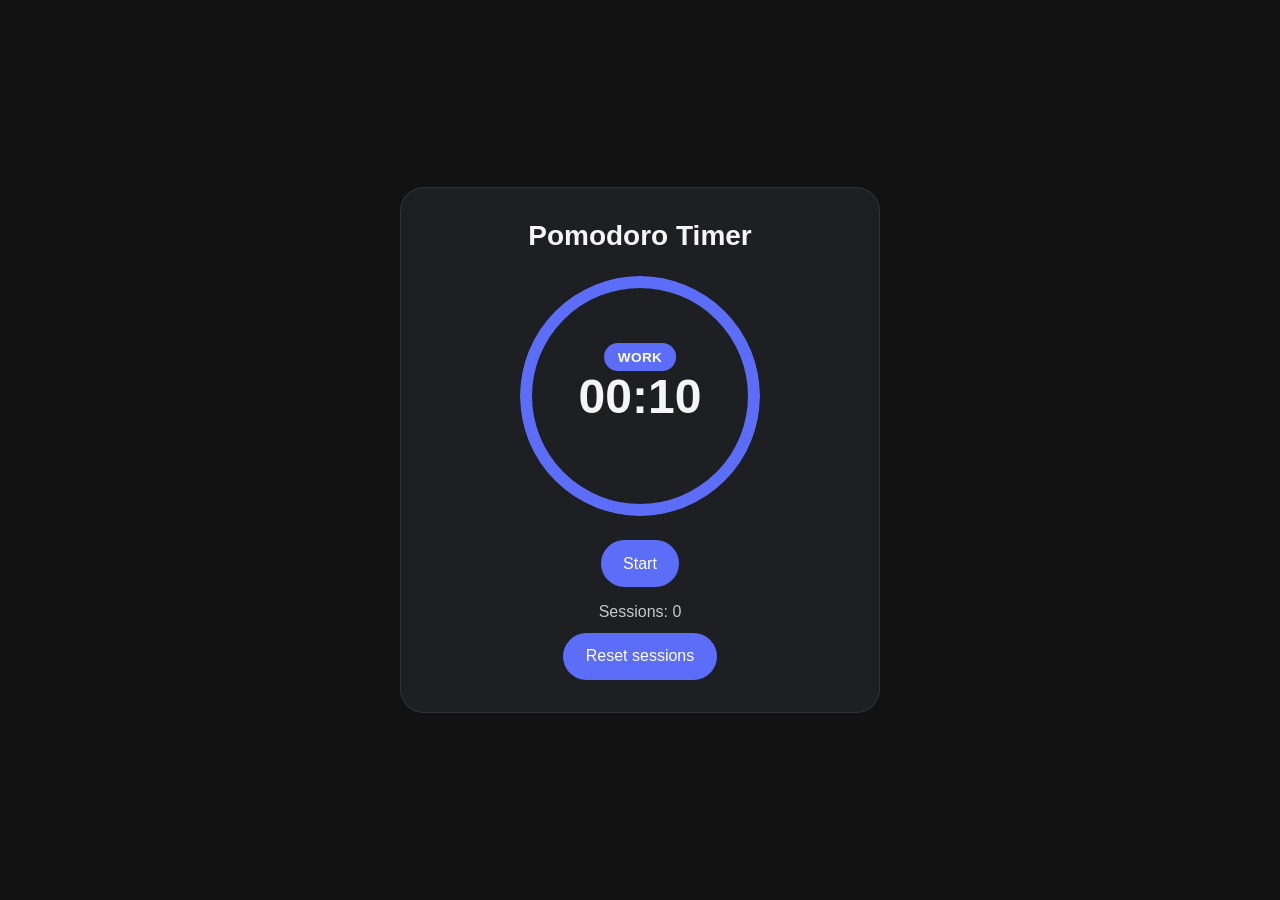
<file: index.html>
<!DOCTYPE html>
<html lang="en">
<head>
  <meta charset="UTF-8" />
  <meta name="viewport" content="width=device-width, initial-scale=1.0" />
  <title>Pomodoro Timer</title>
  <link rel="stylesheet" href="style.css" />
</head>
<body>
  <main class="app-shell">
    <section class="timer-card">
      <h1>Pomodoro Timer</h1>
      <div class="progress-ring" aria-label="Pomodoro progress">
        <svg class="progress-svg" viewBox="0 0 240 240" width="240" height="240">
          <circle class="progress-ring-bg" cx="120" cy="120" r="114" />
          <circle id="progress-ring-fg" class="progress-ring-fg" cx="120" cy="120" r="114" />
        </svg>
        <span id="phase-label" class="mode-pill work">Work</span>
        <span class="timer-label">25:00</span>
      </div>
      <div class="control-panel">
        <button id="start-btn" type="button">Start</button>
        <button id="pause-btn" type="button">Pause</button>
      </div>
      <div class="session-panel">
        <div class="session-count">
          Sessions: <span id="session-count">0</span>
        </div>
        <button id="reset-sessions-btn" type="button">Reset sessions</button>
      </div>
    </section>
  </main>

  <script src="app.js"></script>
</body>
</html>
</file>
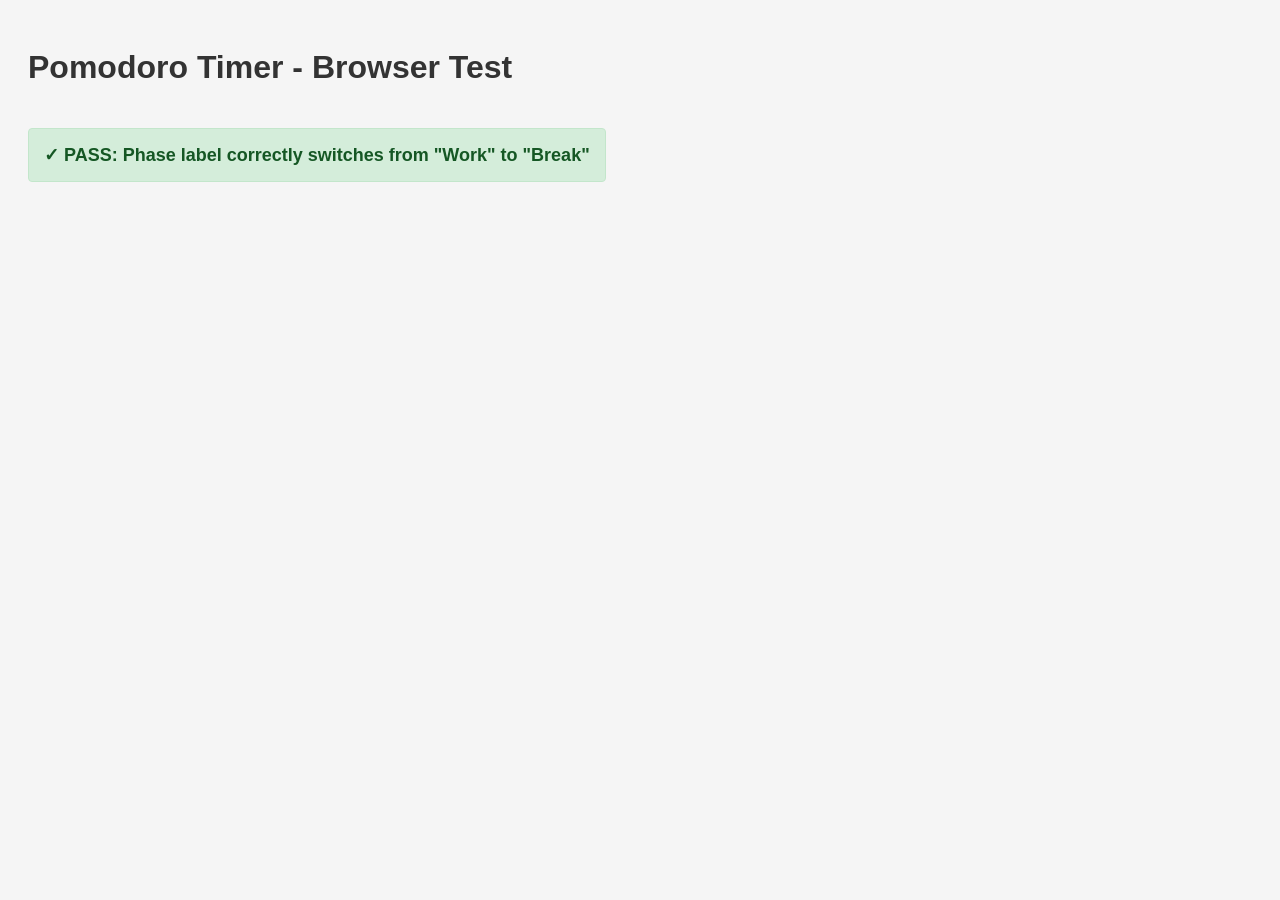
<file: test.html>
<!DOCTYPE html>
<html>
<head>
  <title>Pomodoro Timer - Test</title>
  <style>
    body {
      font-family: Arial, sans-serif;
      padding: 20px;
      background-color: #f5f5f5;
    }
    h1 {
      color: #333;
    }
    .test-result {
      font-size: 18px;
      font-weight: bold;
      margin-top: 20px;
      padding: 15px;
      border-radius: 4px;
      display: inline-block;
    }
    .pass {
      color: #155724;
      background-color: #d4edda;
      border: 1px solid #c3e6cb;
    }
    .fail {
      color: #721c24;
      background-color: #f8d7da;
      border: 1px solid #f5c6cb;
    }
  </style>
</head>
<body>
  <h1>Pomodoro Timer - Browser Test</h1>
  <div id="test-output"></div>
  <iframe id="app-frame" style="display: none;"></iframe>

  <script>
    function assert(condition, message) {
      if (!condition) {
        throw new Error(message);
      }
    }

    async function runTests() {
      const outputDiv = document.getElementById('test-output');
      const iframe = document.getElementById('app-frame');

      // Ensure the app starts fresh by clearing any persisted timer state.
      localStorage.removeItem('pomodoroTimerState');
      localStorage.removeItem('pomodoroSessions');
      iframe.src = 'index.html';

      // Wait for iframe to fully load
      await new Promise((resolve) => {
        iframe.onload = resolve;
      });

      try {
        // Small delay to ensure app initialization completes
        await new Promise(resolve => setTimeout(resolve, 100));

        const appWindow = iframe.contentWindow;
        const appDoc = iframe.contentDocument;

        // Get the phase label element
        const phaseLabel = appDoc.getElementById('phase-label');
        assert(phaseLabel, 'Phase label element not found');

        // Record initial state
        const initialPhaseText = phaseLabel.textContent;
        const initialHasWorkClass = phaseLabel.classList.contains('work');
        
        assert(initialPhaseText === 'Work', `Expected initial phase "Work", got "${initialPhaseText}"`);
        assert(initialHasWorkClass, 'Expected initial phase to have "work" class');

        // Fast-forward timer to zero and trigger phase switch
        appWindow.remainingSeconds = 0;
        appWindow.switchPhase();

        // Check new state
        const newPhaseText = phaseLabel.textContent;
        const newHasBreakClass = phaseLabel.classList.contains('break');

        assert(newPhaseText === 'Break', `Expected phase "Break", got "${newPhaseText}"`);
        assert(newHasBreakClass, 'Expected phase to have "break" class');

        // All assertions passed
        const resultDiv = document.createElement('div');
        resultDiv.className = 'test-result pass';
        resultDiv.innerHTML = '✓ <strong>PASS</strong>: Phase label correctly switches from "Work" to "Break"';
        outputDiv.appendChild(resultDiv);

      } catch (error) {
        const resultDiv = document.createElement('div');
        resultDiv.className = 'test-result fail';
        resultDiv.innerHTML = `✗ <strong>FAIL</strong>: ${error.message}`;
        outputDiv.appendChild(resultDiv);
      }
    }

    // Run tests when page loads
    document.addEventListener('DOMContentLoaded', runTests);
  </script>
</body>
</html>
</file>
<file: style.css>
:root {
  color-scheme: dark;
  font-family: Arial, Helvetica, sans-serif;
  background: #121212;
  color: #f5f5f5;
}

* {
  box-sizing: border-box;
}

body {
  margin: 0;
  min-height: 100vh;
  display: grid;
  place-items: center;
  padding: 1rem;
}

.app-shell {
  width: min(100%, 480px);
}

.timer-card {
  background: rgba(32, 33, 36, 0.95);
  border: 1px solid rgba(255, 255, 255, 0.08);
  border-radius: 24px;
  padding: 2rem;
  text-align: center;
}

.timer-card h1 {
  margin: 0 0 1.5rem;
  font-size: 1.75rem;
}

.progress-ring {
  width: 240px;
  height: 240px;
  margin: 0 auto 1.5rem;
  border-radius: 50%;
  display: grid;
  place-items: center;
  position: relative;
  overflow: hidden;
}


.progress-svg {
  position: absolute;
  top: 0;
  left: 0;
  width: 100%;
  height: 100%;
  transform: rotate(-90deg);
}

.progress-ring-bg {
  fill: none;
  stroke: rgba(255, 255, 255, 0.1);
  stroke-width: 12;
}

.progress-ring-fg {
  fill: none;
  stroke-width: 12;
  stroke-linecap: round;
  stroke-linejoin: round;
  transition: stroke-dashoffset 0.3s ease;
}

.progress-ring-fg.work {
  stroke: #5c6ef8;
}

.progress-ring-fg.break {
  stroke: #f76c6b;
}

.mode-pill {
  position: absolute;
  /* move the pill lower toward the center of the ring */
  top: 28%;
  left: 50%;
  transform: translateX(-50%);
  padding: 0.4rem 0.85rem;
  border-radius: 999px;
  font-size: 0.85rem;
  font-weight: 700;
  letter-spacing: 0.03em;
  text-transform: uppercase;
  color: #fff;
}

.mode-pill.work {
  background: #5c6ef8;
}

.mode-pill.break {
  background: #f76c6b;
}

.timer-label {
  font-size: 3rem;
  font-weight: 700;
  position: relative;
  display: inline-block;
  z-index: 2;
}

.control-panel {
  display: flex;
  gap: 0.75rem;
  justify-content: center;
  flex-wrap: wrap;
  margin-bottom: 1rem;
}

button {
  border: none;
  border-radius: 999px;
  padding: 0.9rem 1.4rem;
  background: #5c6ef8;
  color: #fff;
  cursor: pointer;
  font-size: 1rem;
}

button:hover {
  background: #4a57d1;
}

button:disabled {
  opacity: 0.5;
  cursor: not-allowed;
}

.session-panel {
  display: grid;
  gap: 0.75rem;
  justify-items: center;
  margin-top: 0.5rem;
}

.session-count {
  font-size: 1rem;
  color: #c8c8c8;
}
</file>
